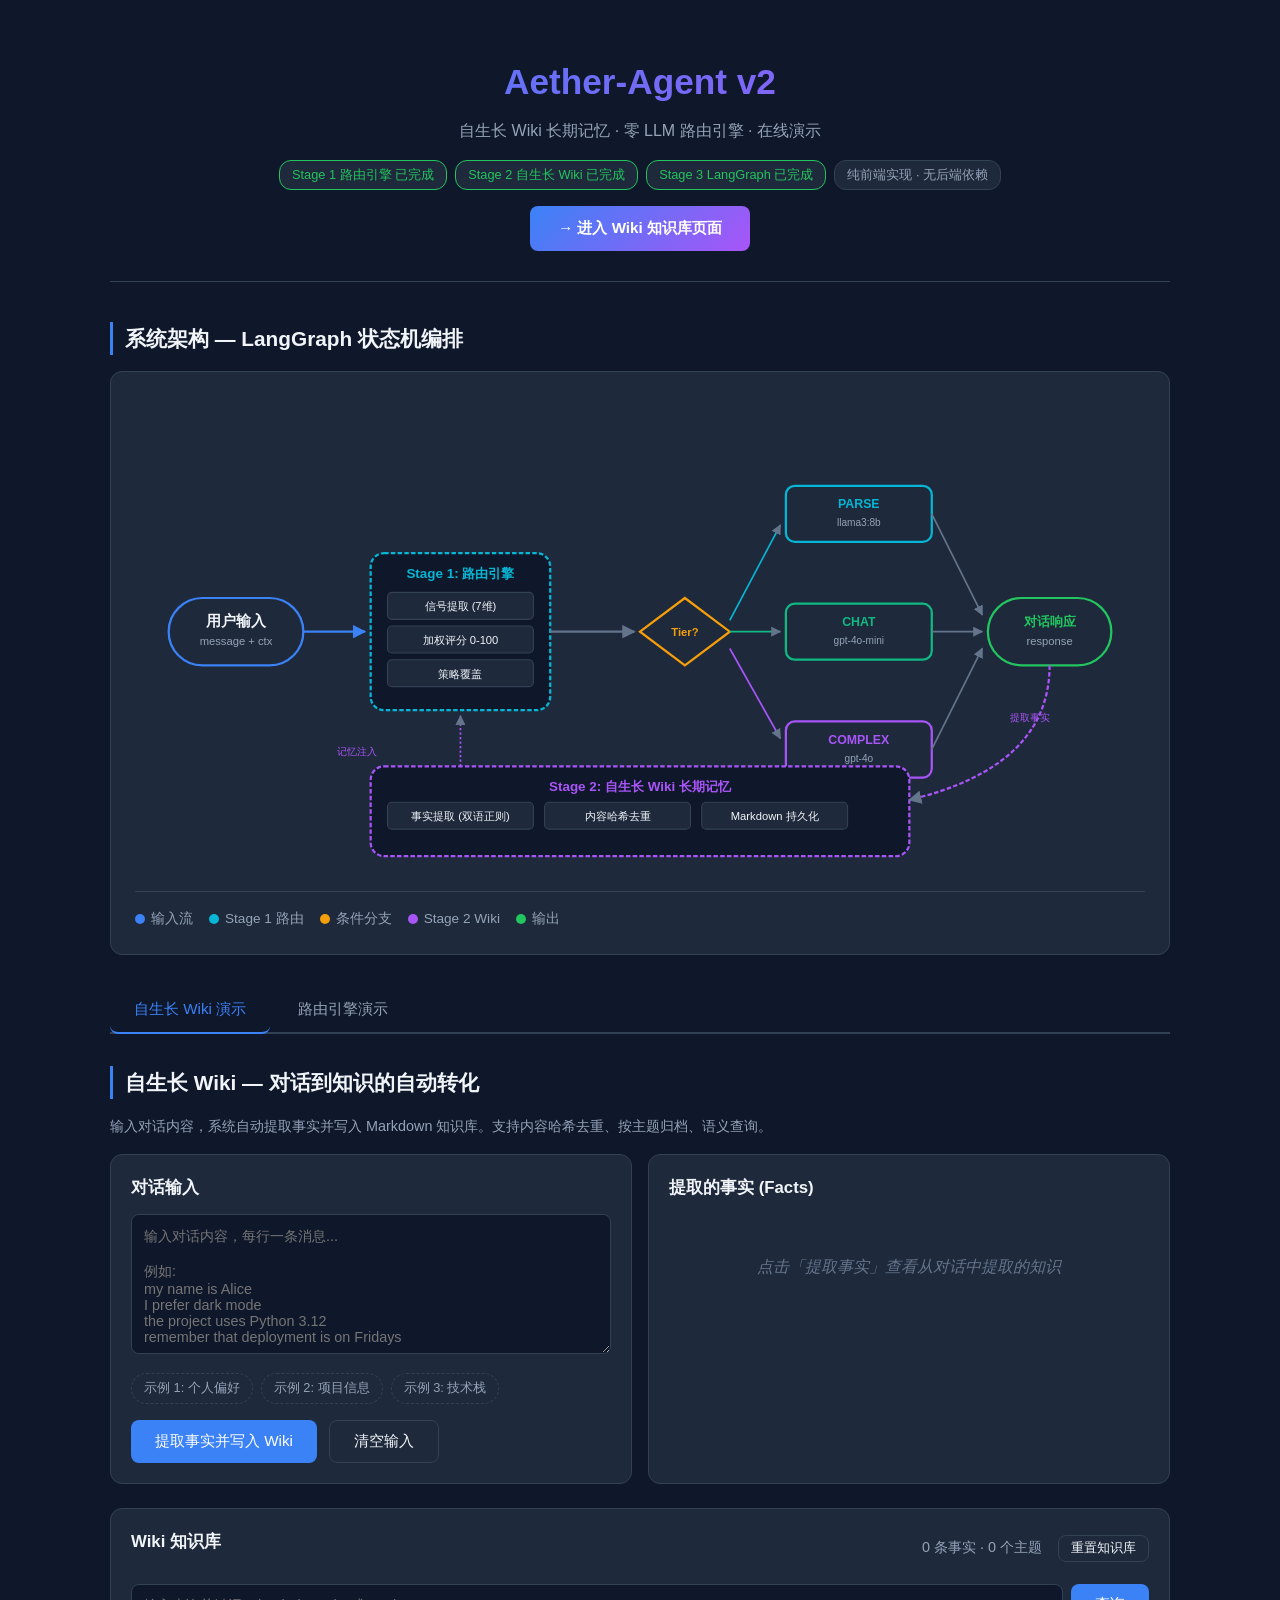
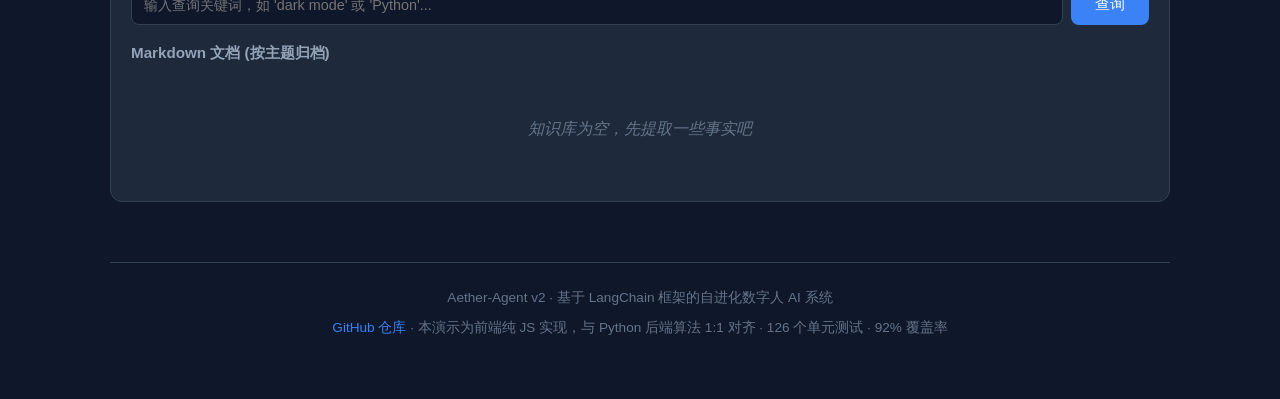
<file: demo/index.html>
<!DOCTYPE html>
<html lang="zh-CN">
<head>
  <meta charset="UTF-8">
  <meta name="viewport" content="width=device-width, initial-scale=1.0">
  <title>Aether-Agent v2 — 自生长 Wiki + 路由引擎演示</title>
  <meta name="description" content="零 LLM 路由引擎 + 自生长 Wiki 长期记忆系统在线演示">
  <link rel="stylesheet" href="css/styles.css">
</head>
<body>
  <div class="container">

    <!-- ========== Header ========== -->
    <header>
      <h1>Aether-Agent v2</h1>
      <p class="subtitle">自生长 Wiki 长期记忆 · 零 LLM 路由引擎 · 在线演示</p>
      <div class="badges">
        <span class="badge stage-done">Stage 1 路由引擎 已完成</span>
        <span class="badge stage-done">Stage 2 自生长 Wiki 已完成</span>
        <span class="badge stage-done">Stage 3 LangGraph 已完成</span>
        <span class="badge">纯前端实现 · 无后端依赖</span>
      </div>
      <div style="margin-top: 16px;">
        <a href="wiki.html" style="display: inline-block; padding: 10px 28px; background: linear-gradient(135deg, #3b82f6 0%, #a855f7 100%); color: white; text-decoration: none; border-radius: 8px; font-weight: 600; font-size: 0.95rem;">→ 进入 Wiki 知识库页面</a>
      </div>
    </header>

    <!-- ========== 系统架构图 (LangGraph 状态机) ========== -->
    <section>
      <h2>系统架构 — LangGraph 状态机编排</h2>
      <div class="architecture">
        <div class="graph-canvas">
          <svg viewBox="0 0 900 420" class="graph-svg" xmlns="http://www.w3.org/2000/svg">
            <defs>
              <marker id="arrow" viewBox="0 0 10 10" refX="9" refY="5"
                      markerWidth="6" markerHeight="6" orient="auto-start-reverse">
                <path d="M 0 0 L 10 5 L 0 10 z" fill="#64748b"/>
              </marker>
              <marker id="arrow-accent" viewBox="0 0 10 10" refX="9" refY="5"
                      markerWidth="6" markerHeight="6" orient="auto-start-reverse">
                <path d="M 0 0 L 10 5 L 0 10 z" fill="#3b82f6"/>
              </marker>
            </defs>

            <!-- 用户输入 -->
            <g class="graph-node input-node">
              <rect x="30" y="180" width="120" height="60" rx="30" fill="#1e293b" stroke="#3b82f6" stroke-width="2"/>
              <text x="90" y="205" text-anchor="middle" fill="#f1f5f9" font-size="13" font-weight="600">用户输入</text>
              <text x="90" y="222" text-anchor="middle" fill="#94a3b8" font-size="10">message + ctx</text>
            </g>

            <!-- 路由引擎 (Stage 1) -->
            <g class="graph-node">
              <rect x="210" y="140" width="160" height="140" rx="12" fill="#0f172a" stroke="#06b6d4" stroke-width="2" stroke-dasharray="4 2"/>
              <text x="290" y="162" text-anchor="middle" fill="#06b6d4" font-size="12" font-weight="600">Stage 1: 路由引擎</text>
              <rect x="225" y="175" width="130" height="24" rx="4" fill="#1e293b" stroke="#334155"/>
              <text x="290" y="191" text-anchor="middle" fill="#f1f5f9" font-size="10">信号提取 (7维)</text>
              <rect x="225" y="205" width="130" height="24" rx="4" fill="#1e293b" stroke="#334155"/>
              <text x="290" y="221" text-anchor="middle" fill="#f1f5f9" font-size="10">加权评分 0-100</text>
              <rect x="225" y="235" width="130" height="24" rx="4" fill="#1e293b" stroke="#334155"/>
              <text x="290" y="251" text-anchor="middle" fill="#f1f5f9" font-size="10">策略覆盖</text>
            </g>

            <!-- 条件分支 -->
            <g class="graph-node decision-node">
              <polygon points="450,210 490,180 530,210 490,240" fill="#1e293b" stroke="#f59e0b" stroke-width="2"/>
              <text x="490" y="214" text-anchor="middle" fill="#f59e0b" font-size="10" font-weight="600">Tier?</text>
            </g>

            <!-- 三个模型层级 -->
            <g class="graph-node">
              <rect x="580" y="80" width="130" height="50" rx="8" fill="#1e293b" stroke="#06b6d4" stroke-width="2"/>
              <text x="645" y="100" text-anchor="middle" fill="#06b6d4" font-size="11" font-weight="600">PARSE</text>
              <text x="645" y="116" text-anchor="middle" fill="#94a3b8" font-size="9">llama3:8b</text>
            </g>
            <g class="graph-node">
              <rect x="580" y="185" width="130" height="50" rx="8" fill="#1e293b" stroke="#10b981" stroke-width="2"/>
              <text x="645" y="205" text-anchor="middle" fill="#10b981" font-size="11" font-weight="600">CHAT</text>
              <text x="645" y="221" text-anchor="middle" fill="#94a3b8" font-size="9">gpt-4o-mini</text>
            </g>
            <g class="graph-node">
              <rect x="580" y="290" width="130" height="50" rx="8" fill="#1e293b" stroke="#a855f7" stroke-width="2"/>
              <text x="645" y="310" text-anchor="middle" fill="#a855f7" font-size="11" font-weight="600">COMPLEX</text>
              <text x="645" y="326" text-anchor="middle" fill="#94a3b8" font-size="9">gpt-4o</text>
            </g>

            <!-- 对话响应 -->
            <g class="graph-node">
              <rect x="760" y="180" width="110" height="60" rx="30" fill="#1e293b" stroke="#22c55e" stroke-width="2"/>
              <text x="815" y="205" text-anchor="middle" fill="#22c55e" font-size="12" font-weight="600">对话响应</text>
              <text x="815" y="222" text-anchor="middle" fill="#94a3b8" font-size="10">response</text>
            </g>

            <!-- Stage 2: Wiki 长期记忆 -->
            <g class="graph-node wiki-node">
              <rect x="210" y="330" width="480" height="80" rx="12" fill="#0f172a" stroke="#a855f7" stroke-width="2" stroke-dasharray="4 2"/>
              <text x="450" y="352" text-anchor="middle" fill="#a855f7" font-size="12" font-weight="600">Stage 2: 自生长 Wiki 长期记忆</text>
              <rect x="225" y="362" width="130" height="24" rx="4" fill="#1e293b" stroke="#334155"/>
              <text x="290" y="378" text-anchor="middle" fill="#f1f5f9" font-size="10">事实提取 (双语正则)</text>
              <rect x="365" y="362" width="130" height="24" rx="4" fill="#1e293b" stroke="#334155"/>
              <text x="430" y="378" text-anchor="middle" fill="#f1f5f9" font-size="10">内容哈希去重</text>
              <rect x="505" y="362" width="130" height="24" rx="4" fill="#1e293b" stroke="#334155"/>
              <text x="570" y="378" text-anchor="middle" fill="#f1f5f9" font-size="10">Markdown 持久化</text>
            </g>

            <!-- 连线 -->
            <line x1="150" y1="210" x2="205" y2="210" stroke="#3b82f6" stroke-width="2" marker-end="url(#arrow-accent)"/>
            <line x1="370" y1="210" x2="445" y2="210" stroke="#64748b" stroke-width="2" marker-end="url(#arrow)"/>
            <line x1="530" y1="200" x2="575" y2="115" stroke="#06b6d4" stroke-width="1.5" marker-end="url(#arrow)"/>
            <line x1="530" y1="210" x2="575" y2="210" stroke="#10b981" stroke-width="1.5" marker-end="url(#arrow)"/>
            <line x1="530" y1="225" x2="575" y2="305" stroke="#a855f7" stroke-width="1.5" marker-end="url(#arrow)"/>
            <line x1="710" y1="105" x2="755" y2="195" stroke="#64748b" stroke-width="1.5" marker-end="url(#arrow)"/>
            <line x1="710" y1="210" x2="755" y2="210" stroke="#64748b" stroke-width="1.5" marker-end="url(#arrow)"/>
            <line x1="710" y1="315" x2="755" y2="225" stroke="#64748b" stroke-width="1.5" marker-end="url(#arrow)"/>

            <!-- 响应 -> Wiki 提取 -->
            <path d="M 815 240 Q 815 330 690 360" fill="none" stroke="#a855f7" stroke-width="2" stroke-dasharray="4 2" marker-end="url(#arrow)"/>
            <text x="780" y="290" fill="#a855f7" font-size="9">提取事实</text>

            <!-- Wiki -> 路由 (记忆注入) -->
            <path d="M 290 330 Q 290 290 290 285" fill="none" stroke="#a855f7" stroke-width="1.5" stroke-dasharray="2 2" marker-end="url(#arrow)"/>
            <text x="180" y="320" fill="#a855f7" font-size="9">记忆注入</text>
          </svg>
        </div>
        <div class="graph-legend">
          <span class="legend-item"><span class="legend-dot" style="background:#3b82f6"></span>输入流</span>
          <span class="legend-item"><span class="legend-dot" style="background:#06b6d4"></span>Stage 1 路由</span>
          <span class="legend-item"><span class="legend-dot" style="background:#f59e0b"></span>条件分支</span>
          <span class="legend-item"><span class="legend-dot" style="background:#a855f7"></span>Stage 2 Wiki</span>
          <span class="legend-item"><span class="legend-dot" style="background:#22c55e"></span>输出</span>
        </div>
      </div>
    </section>

    <!-- ========== Tab 切换 ========== -->
    <section>
      <div class="tab-bar">
        <button class="tab-btn active" data-tab="wiki">自生长 Wiki 演示</button>
        <button class="tab-btn" data-tab="routing">路由引擎演示</button>
      </div>
    </section>

    <!-- ========== Tab 1: Wiki 自生长记忆演示 ========== -->
    <section id="tab-wiki" class="tab-content active">
      <h2>自生长 Wiki — 对话到知识的自动转化</h2>
      <p class="section-desc">输入对话内容，系统自动提取事实并写入 Markdown 知识库。支持内容哈希去重、按主题归档、语义查询。</p>

      <div class="wiki-grid">
        <!-- 左侧: 对话输入 + 提取 -->
        <div class="wiki-panel">
          <h3>对话输入</h3>
          <textarea id="wiki-input" placeholder="输入对话内容，每行一条消息...&#10;&#10;例如:&#10;my name is Alice&#10;I prefer dark mode&#10;the project uses Python 3.12&#10;remember that deployment is on Fridays"></textarea>

          <div class="wiki-examples">
            <button class="example-btn" data-wiki="my name is Alice&#10;I prefer dark mode&#10;I use Python 3.12&#10;the project uses FastAPI">示例 1: 个人偏好</button>
            <button class="example-btn" data-wiki="我叫张三&#10;I prefer VS Code&#10;the project is a web service&#10;remember that API rate limit is 100/min">示例 2: 项目信息</button>
            <button class="example-btn" data-wiki="I love TypeScript&#10;the project uses Docker&#10;I work with Kubernetes&#10;remember that backups run at 3am">示例 3: 技术栈</button>
          </div>

          <div class="button-row">
            <button class="primary" id="wiki-extract-btn">提取事实并写入 Wiki</button>
            <button class="secondary" id="wiki-clear-btn">清空输入</button>
          </div>
        </div>

        <!-- 右侧: 提取结果 -->
        <div class="wiki-panel">
          <h3>提取的事实 (Facts)</h3>
          <div id="wiki-facts-result" class="wiki-result-area">
            <div class="result-empty">点击「提取事实」查看从对话中提取的知识</div>
          </div>
        </div>
      </div>

      <!-- Wiki 知识库浏览 -->
      <div class="wiki-browser">
        <div class="wiki-browser-header">
          <h3>Wiki 知识库</h3>
          <div class="wiki-stats">
            <span id="wiki-fact-count">0</span> 条事实 ·
            <span id="wiki-subject-count">0</span> 个主题
            <button class="secondary small-btn" id="wiki-reset-btn">重置知识库</button>
          </div>
        </div>

        <div class="wiki-query-row">
          <input type="text" id="wiki-query-input" placeholder="输入查询关键词，如 'dark mode' 或 'Python'...">
          <button class="primary" id="wiki-query-btn">查询</button>
        </div>

        <div id="wiki-query-result" class="wiki-query-result"></div>

        <div class="wiki-docs-section">
          <h4>Markdown 文档 (按主题归档)</h4>
          <div id="wiki-docs" class="wiki-docs-grid">
            <div class="result-empty">知识库为空，先提取一些事实吧</div>
          </div>
        </div>
      </div>
    </section>

    <!-- ========== Tab 2: 路由引擎演示 ========== -->
    <section id="tab-routing" class="tab-content">
      <h2>路由引擎 — 零 LLM 模型选择</h2>
      <p class="section-desc">输入消息，系统通过 7 维信号提取 + 加权评分自动选择最合适的模型层级。</p>

      <div class="input-card">
        <textarea id="message-input" placeholder="输入一条消息，看看路由引擎如何决策...&#10;&#10;例如：translate this to english&#10;或者：请分析并对比 Redis 令牌桶和滑动窗口限流器的权衡"></textarea>

        <div class="examples">
          <button class="example-btn" data-msg="translate this to english">翻译命令 → PARSE</button>
          <button class="example-btn" data-msg="hello, how are you today?">闲聊问候 → CHAT</button>
          <button class="example-btn" data-msg="Please analyze and compare the trade-offs between a Redis token bucket and a sliding window rate limiter. Walk through the design step by step.">深度分析 → COMPLEX</button>
          <button class="example-btn" data-msg="fix this bug" data-task-type="coding" data-phase="implementation">编码任务+策略 → COMPLEX</button>
        </div>

        <div class="context-grid">
          <label>
            <span>任务类型</span>
            <select id="task-type">
              <option value="">— 无 —</option>
              <option value="coding">coding</option>
              <option value="support">support</option>
              <option value="general">general</option>
            </select>
          </label>
          <label>
            <span>项目阶段</span>
            <select id="project-phase">
              <option value="">— 无 —</option>
              <option value="planning">planning</option>
              <option value="implementation">implementation</option>
            </select>
          </label>
          <label>
            <span>用户角色</span>
            <select id="user-role">
              <option value="">— 无 —</option>
              <option value="engineer">engineer</option>
              <option value="analyst">analyst</option>
            </select>
          </label>
        </div>

        <div class="button-row">
          <button class="primary" id="route-btn">路由分析</button>
          <button class="secondary" id="clear-btn">清空</button>
        </div>
      </div>

      <div class="result-card" id="result-card">
        <div class="result-empty">输入消息并点击「路由分析」查看决策结果</div>
      </div>
    </section>

    <!-- ========== Footer ========== -->
    <footer>
      <p>Aether-Agent v2 · 基于 LangChain 框架的自进化数字人 AI 系统</p>
      <p style="margin-top: 8px;">
        <a href="https://github.com/entropy-reverser/Aether-Agent" target="_blank" rel="noopener">GitHub 仓库</a>
        · 本演示为前端纯 JS 实现，与 Python 后端算法 1:1 对齐
        · 126 个单元测试 · 92% 覆盖率
      </p>
    </footer>

  </div>

  <script src="js/routing-engine.js"></script>
  <script>
    const $ = (id) => document.getElementById(id);
    const Aether = window.AetherEngine;
    const wikiStore = new Aether.WikiStore();

    // ========== Tab 切换 ==========
    document.querySelectorAll(".tab-btn").forEach((btn) => {
      btn.addEventListener("click", () => {
        document.querySelectorAll(".tab-btn").forEach((b) => b.classList.remove("active"));
        document.querySelectorAll(".tab-content").forEach((c) => c.classList.remove("active"));
        btn.classList.add("active");
        $("tab-" + btn.dataset.tab).classList.add("active");
      });
    });

    // ========== Wiki Demo ==========
    const wikiInput = $("wiki-input");
    const wikiFactsResult = $("wiki-facts-result");

    document.querySelectorAll("[data-wiki]").forEach((btn) => {
      btn.addEventListener("click", () => {
        wikiInput.value = btn.dataset.wiki.replace(/&#10;/g, "\n");
      });
    });

    $("wiki-extract-btn").addEventListener("click", () => {
      const text = wikiInput.value.trim();
      if (!text) { alert("请输入对话内容"); return; }
      const turns = text.split("\n").map((t) => t.trim()).filter(Boolean);
      const facts = Aether.extractFromTurns(turns, 0.7);
      const added = wikiStore.addFacts(facts);

      // 渲染提取结果
      if (facts.length === 0) {
        wikiFactsResult.innerHTML = '<div class="result-empty">未提取到事实 — 尝试包含 "my name is", "I prefer", "the project uses" 等模式</div>';
      } else {
        wikiFactsResult.innerHTML = `
          <div class="extract-summary">提取到 <strong>${facts.length}</strong> 条事实，新增 <strong>${added}</strong> 条（${facts.length - added} 条重复去重）</div>
          <div class="facts-list">
            ${facts.map((f) => `
              <div class="fact-item ${wikiStore.listFacts().some((x) => x.id === f.id) ? "new" : "dup"}">
                <div class="fact-header">
                  <span class="fact-subject">${f.subject}</span>
                  <span class="fact-predicate">${f.predicate}</span>
                  <span class="fact-confidence">${(f.confidence * 100).toFixed(0)}%</span>
                </div>
                <div class="fact-object">${f.object}</div>
                <div class="fact-id">id: ${f.id}</div>
              </div>
            `).join("")}
          </div>
        `;
      }
      refreshWikiBrowser();
    });

    $("wiki-clear-btn").addEventListener("click", () => {
      wikiInput.value = "";
      wikiFactsResult.innerHTML = '<div class="result-empty">点击「提取事实」查看从对话中提取的知识</div>';
    });

    $("wiki-query-btn").addEventListener("click", () => {
      const q = $("wiki-query-input").value.trim();
      if (!q) return;
      const results = wikiStore.query(q, 10);
      const container = $("wiki-query-result");
      if (results.length === 0) {
        container.innerHTML = '<div class="result-empty">无匹配结果</div>';
      } else {
        container.innerHTML = `
          <div class="query-summary">找到 <strong>${results.length}</strong> 条相关事实</div>
          <div class="query-list">
            ${results.map((r) => `
              <div class="query-hit">
                <div class="hit-score-bar" style="width: ${r.score * 100}%"></div>
                <div class="hit-content">
                  <span class="hit-subject">${r.fact.subject}</span>
                  <span class="hit-predicate">${r.fact.predicate}:</span>
                  <span class="hit-object">${r.fact.object}</span>
                  <span class="hit-score">${r.score.toFixed(3)}</span>
                </div>
              </div>
            `).join("")}
          </div>
        `;
      }
    });

    $("wiki-query-input").addEventListener("keydown", (e) => {
      if (e.key === "Enter") $("wiki-query-btn").click();
    });

    $("wiki-reset-btn").addEventListener("click", () => {
      if (confirm("确定清空所有 Wiki 知识库？")) {
        wikiStore.clear();
        refreshWikiBrowser();
        $("wiki-query-result").innerHTML = "";
        wikiFactsResult.innerHTML = '<div class="result-empty">知识库已清空</div>';
      }
    });

    function refreshWikiBrowser() {
      $("wiki-fact-count").textContent = wikiStore.count();
      $("wiki-subject-count").textContent = wikiStore.listSubjects().length;
      const docs = wikiStore.exportMarkdown();
      const docsContainer = $("wiki-docs");
      const subjects = Object.keys(docs);
      if (subjects.length === 0) {
        docsContainer.innerHTML = '<div class="result-empty">知识库为空，先提取一些事实吧</div>';
      } else {
        docsContainer.innerHTML = subjects.map((name) => `
          <div class="wiki-doc-card">
            <div class="doc-header">
              <span class="doc-name">${name}.md</span>
              <span class="doc-fact-count">${wikiStore.listFacts(name).length} facts</span>
            </div>
            <pre class="doc-content">${docs[name].replace(/</g, "&lt;")}</pre>
          </div>
        `).join("");
      }
    }

    refreshWikiBrowser();

    // ========== Routing Demo ==========
    const messageInput = $("message-input");

    document.querySelectorAll("[data-msg]").forEach((btn) => {
      btn.addEventListener("click", () => {
        messageInput.value = btn.dataset.msg;
        if (btn.dataset.taskType) $("task-type").value = btn.dataset.taskType;
        if (btn.dataset.phase) $("project-phase").value = btn.dataset.phase;
      });
    });

    $("clear-btn").addEventListener("click", () => {
      messageInput.value = "";
      $("task-type").value = "";
      $("project-phase").value = "";
      $("user-role").value = "";
      $("result-card").innerHTML = '<div class="result-empty">输入消息并点击「路由分析」查看决策结果</div>';
    });

    $("route-btn").addEventListener("click", () => {
      const message = messageInput.value.trim();
      if (!message) { alert("请输入消息内容"); return; }
      const ctx = {
        taskType: $("task-type").value || null,
        projectPhase: $("project-phase").value || null,
        userRole: $("user-role").value || null,
      };
      try {
        const decision = Aether.route(message, ctx);
        renderRoutingResult(decision, message);
      } catch (err) {
        $("result-card").innerHTML = `<div class="result-empty" style="color: var(--danger);">错误: ${err.message}</div>`;
      }
    });

    messageInput.addEventListener("keydown", (e) => {
      if (e.key === "Enter" && (e.ctrlKey || e.metaKey)) $("route-btn").click();
    });

    function renderRoutingResult(decision, originalMessage) {
      const tier = decision.tier;
      const overrideTag = decision.overridden ? '<span class="override-tag">策略覆盖</span>' : "";
      const signalsRows = decision.signalResults.map((s) => {
        const weight = Aether.SIGNAL_WEIGHTS[s.name] || 0;
        const weightedPts = (s.contribution * weight).toFixed(4);
        const barClass = s.contribution > 0 ? "contrib-positive" : s.contribution < 0 ? "contrib-negative" : "contrib-zero";
        const barWidth = Math.min(60, Math.abs(s.contribution) * 60);
        const sign = s.contribution > 0 ? "+" : "";
        return `<tr>
          <td><code>${s.name}</code></td>
          <td>${s.raw}</td>
          <td><span class="contrib-bar ${barClass}" style="width: ${barWidth}px"></span>${sign}${s.contribution.toFixed(3)}</td>
          <td>${weight.toFixed(2)}</td>
          <td>${weightedPts}</td>
          <td style="color: var(--text-muted); font-size: 0.8rem;">${s.note}</td>
        </tr>`;
      }).join("");
      const auditLines = decision.auditReasons.map((r) => `<div class="line">${r}</div>`).join("");

      $("result-card").innerHTML = `
        <div class="result-header">
          <span class="tier-badge ${tier.name}"><span class="tier-dot"></span>${tier.name} · ${tier.label}</span>
          ${overrideTag}
          <div class="result-meta">
            <span>分数: <strong>${decision.score.toFixed(1)}</strong>/100</span>
            <span>模型: <strong>${decision.model}</strong></span>
          </div>
        </div>
        <table class="signals-table">
          <thead><tr><th>信号</th><th>原始值</th><th>贡献值</th><th>权重</th><th>加权分</th><th>说明</th></tr></thead>
          <tbody>${signalsRows}</tbody>
        </table>
        <div class="audit-trail">
          <div style="color: var(--text-muted); margin-bottom: 4px; font-size: 0.8rem;">审计追踪:</div>
          ${auditLines}
        </div>
        <div class="feedback-row">
          <span>这个路由决策是否合理?</span>
          <button class="feedback-btn up" id="fb-up">👍 合理</button>
          <button class="feedback-btn down" id="fb-down">👎 不合理</button>
          <span class="feedback-msg" id="fb-msg"></span>
        </div>
      `;

      const fbMsg = $("fb-msg");
      $("fb-up").addEventListener("click", () => {
        Aether.recordFeedback(originalMessage, true);
        fbMsg.textContent = "已记录正向反馈";
        fbMsg.style.color = "var(--success)";
        $("fb-up").disabled = true; $("fb-down").disabled = true;
      });
      $("fb-down").addEventListener("click", () => {
        Aether.recordFeedback(originalMessage, false);
        fbMsg.textContent = "已记录负向反馈";
        fbMsg.style.color = "var(--danger)";
        $("fb-up").disabled = true; $("fb-down").disabled = true;
      });
    }
  </script>
</body>
</html>
</file>
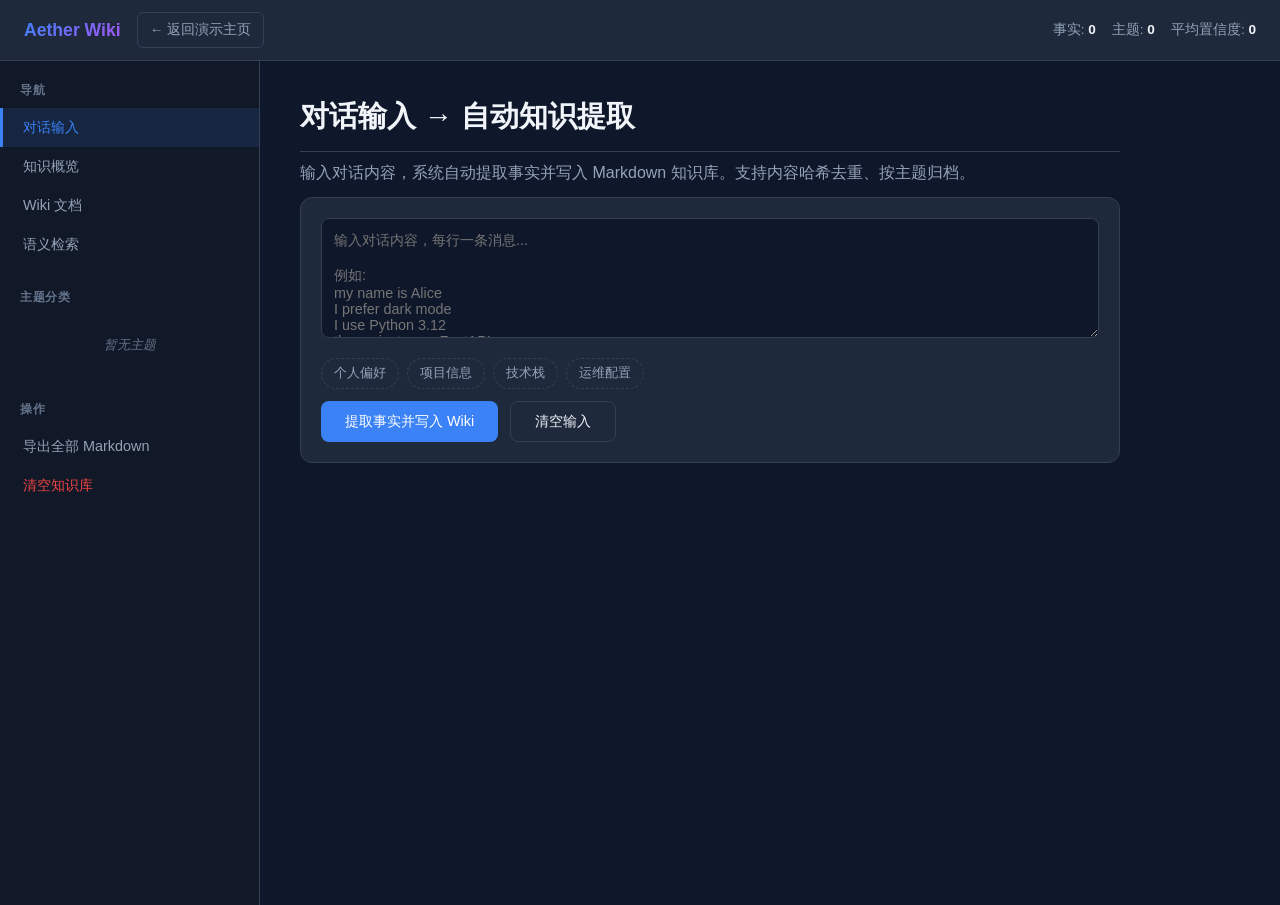
<file: demo/wiki.html>
<!DOCTYPE html>
<html lang="zh-CN">
<head>
  <meta charset="UTF-8">
  <meta name="viewport" content="width=device-width, initial-scale=1.0">
  <title>Aether-Agent v2 — Wiki 知识库</title>
  <meta name="description" content="自生长 Wiki 知识库 — 对话自动提取、Markdown 持久化、语义检索">
  <link rel="stylesheet" href="css/wiki.css">
</head>
<body>

  <!-- ========== 顶部导航 ========== -->
  <nav class="topbar">
    <div class="topbar-left">
      <span class="topbar-logo">Aether Wiki</span>
      <a href="index.html" class="topbar-back">← 返回演示主页</a>
    </div>
    <div class="topbar-stats">
      <span>事实: <strong id="stat-facts">0</strong></span>
      <span>主题: <strong id="stat-subjects">0</strong></span>
      <span>平均置信度: <strong id="stat-confidence">0</strong></span>
    </div>
  </nav>

  <!-- ========== 主布局 ========== -->
  <div class="wiki-layout">

    <!-- ========== 侧边栏 ========== -->
    <aside class="wiki-sidebar">
      <div class="sidebar-section">
        <div class="sidebar-title">导航</div>
        <a class="sidebar-link active" data-nav="input">对话输入</a>
        <a class="sidebar-link" data-nav="overview">知识概览</a>
        <a class="sidebar-link" data-nav="docs">Wiki 文档</a>
        <a class="sidebar-link" data-nav="search">语义检索</a>
      </div>
      <div class="sidebar-section">
        <div class="sidebar-title">主题分类</div>
        <div id="sidebar-subjects">
          <div class="empty-state" style="padding: 20px; font-size: 0.8rem;">暂无主题</div>
        </div>
      </div>
      <div class="sidebar-section">
        <div class="sidebar-title">操作</div>
        <a class="sidebar-link" id="btn-export">导出全部 Markdown</a>
        <a class="sidebar-link" id="btn-clear" style="color: var(--danger);">清空知识库</a>
      </div>
    </aside>

    <!-- ========== 内容区 ========== -->
    <main class="wiki-content">

      <!-- ========== Section: 对话输入 ========== -->
      <section id="sec-input">
        <h1>对话输入 → 自动知识提取</h1>
        <p>输入对话内容，系统自动提取事实并写入 Markdown 知识库。支持内容哈希去重、按主题归档。</p>

        <div class="input-panel">
          <textarea id="dialogue-input" placeholder="输入对话内容，每行一条消息...

例如:
my name is Alice
I prefer dark mode
I use Python 3.12
the project uses FastAPI
remember that deployment is on Fridays
the project is a microservice
we adopt Kubernetes
api rate limit is 100 per minute"></textarea>

          <div class="examples-row">
            <button class="example-btn" data-example="personal">个人偏好</button>
            <button class="example-btn" data-example="project">项目信息</button>
            <button class="example-btn" data-example="tech">技术栈</button>
            <button class="example-btn" data-example="ops">运维配置</button>
          </div>

          <div class="btn-row">
            <button class="primary" id="btn-extract">提取事实并写入 Wiki</button>
            <button class="secondary" id="btn-clear-input">清空输入</button>
          </div>
        </div>

        <div id="extract-result" class="extract-result"></div>
      </section>

      <!-- ========== Section: 知识概览 ========== -->
      <section id="sec-overview" style="display: none;">
        <h1>知识库概览</h1>
        <p>自生长 Wiki 的当前状态统计。</p>

        <div class="stats-grid" id="stats-grid">
          <div class="stat-card"><div class="stat-value" id="ov-facts">0</div><div class="stat-label">事实总数</div></div>
          <div class="stat-card"><div class="stat-value" id="ov-subjects">0</div><div class="stat-label">主题数</div></div>
          <div class="stat-card"><div class="stat-value" id="ov-conf">0</div><div class="stat-label">平均置信度</div></div>
          <div class="stat-card"><div class="stat-value" id="ov-manual">0</div><div class="stat-label">手动添加</div></div>
          <div class="stat-card"><div class="stat-value" id="ov-extracted">0</div><div class="stat-label">自动提取</div></div>
        </div>

        <h2>主题分布</h2>
        <div id="subject-distribution"></div>

        <h2>最近添加</h2>
        <div id="recent-facts"></div>
      </section>

      <!-- ========== Section: Wiki 文档 ========== -->
      <section id="sec-docs" style="display: none;">
        <h1><span class="doc-icon">📄</span> Wiki 文档 (Markdown)</h1>
        <p>每个主题一个 Markdown 文档，人类可读、Git 友好。向量索引为派生产物，可随时从 Markdown 重建。</p>

        <div id="docs-container">
          <div class="empty-state">知识库为空，先在「对话输入」中提取一些事实</div>
        </div>
      </section>

      <!-- ========== Section: 语义检索 ========== -->
      <section id="sec-search" style="display: none;">
        <h1>语义检索</h1>
        <p>输入查询关键词，系统通过子串匹配 (1.0) + Jaccard 词重叠 (0..1) 进行相关性排序。</p>

        <div class="search-bar">
          <input type="text" id="search-input" placeholder="输入查询，如 'dark mode' 或 'Python'...">
          <button class="wiki" id="btn-search">搜索</button>
        </div>

        <div id="search-results" class="search-results"></div>
      </section>

    </main>
  </div>

  <script src="js/wiki-engine.js"></script>
  <script>
    "use strict";
    var Wiki = AetherWiki;
    var store = new Wiki.WikiStore();
    var $ = function (id) { return document.getElementById(id); };

    // ========== 示例数据 ==========
    var EXAMPLES = {
      personal: "my name is Alice\nI prefer dark mode\nI love TypeScript\nI use VS Code\nremember that my timezone is Asia/Shanghai",
      project: "the project uses Python 3.12\nthe project is a microservice\nthe project targets high availability\nwe adopt FastAPI as the web framework\ndeployment is on Kubernetes",
      tech: "I work with Rust and Go\nthe project uses Redis for caching\nI develop in Neovim\nwe adopt LangChain for LLM orchestration\nremember that the vector database is ChromaDB",
      ops: "api rate limit is 100 per minute\ndeployment is on Fridays\nremember that backups run at 3am\nthe project uses Docker for containerization\nwe choose GitHub Actions for CI/CD",
    };

    // ========== 侧边栏导航 ==========
    document.querySelectorAll("[data-nav]").forEach(function (link) {
      link.addEventListener("click", function () {
        document.querySelectorAll("[data-nav]").forEach(function (l) { l.classList.remove("active"); });
        link.classList.add("active");
        var target = link.dataset.nav;
        ["input", "overview", "docs", "search"].forEach(function (s) {
          $("sec-" + s).style.display = (s === target) ? "block" : "none";
        });
        if (target === "overview") renderOverview();
        if (target === "docs") renderDocs();
      });
    });

    // ========== 示例按钮 ==========
    document.querySelectorAll("[data-example]").forEach(function (btn) {
      btn.addEventListener("click", function () {
        $("dialogue-input").value = EXAMPLES[btn.dataset.example];
      });
    });

    // ========== 提取事实 ==========
    $("btn-extract").addEventListener("click", function () {
      var text = $("dialogue-input").value.trim();
      if (!text) { alert("请输入对话内容"); return; }
      var turns = text.split("\n").map(function (t) { return t.trim(); }).filter(Boolean);
      var facts = Wiki.extractFromTurns(turns, 0.7);
      var added = store.addFacts(facts);
      renderExtractResult(facts, added);
      refreshAll();
    });

    $("btn-clear-input").addEventListener("click", function () {
      $("dialogue-input").value = "";
      $("extract-result").innerHTML = "";
    });

    function renderExtractResult(facts, added) {
      var container = $("extract-result");
      if (facts.length === 0) {
        container.innerHTML = '<div class="empty-state">未提取到事实 — 尝试包含 "my name is", "I prefer", "the project uses" 等模式</div>';
        return;
      }
      var html = '<div class="extract-summary">提取到 <strong>' + facts.length + '</strong> 条事实，新增 <strong>' + added + '</strong> 条 (' + (facts.length - added) + ' 条重复去重)</div>';
      html += '<div class="fact-list">';
      facts.forEach(function (f) {
        var isNew = store.listFacts().some(function (x) { return x.id === f.id; });
        html += '<div class="fact-card ' + (isNew ? "" : "dup") + '">';
        html += '<div class="fact-meta">';
        html += '<span class="fact-subject">' + f.subject + '</span>';
        html += '<span class="fact-predicate">' + f.predicate + '</span>';
        html += '<span class="fact-confidence">' + (f.confidence * 100).toFixed(0) + '%</span>';
        html += '</div>';
        html += '<div class="fact-value">' + escapeHtml(f.object) + '</div>';
        html += '<div class="fact-hash">id: ' + f.id + ' · source: ' + f.source + '</div>';
        html += '</div>';
      });
      html += '</div>';
      container.innerHTML = html;
    }

    // ========== 知识概览 ==========
    function renderOverview() {
      var facts = store.listFacts();
      var s = Wiki.stats(facts);
      $("ov-facts").textContent = s.factCount;
      $("ov-subjects").textContent = s.subjectCount;
      $("ov-conf").textContent = s.avgConfidence;
      $("ov-manual").textContent = s.sources.manual || 0;
      $("ov-extracted").textContent = (s.sources.extracted || 0) + (s.sources.parsed || 0);

      // 主题分布
      var distHtml = "";
      Object.keys(s.subjects).forEach(function (subj) {
        var count = s.subjects[subj];
        var pct = s.factCount > 0 ? (count / s.factCount * 100).toFixed(0) : 0;
        distHtml += '<div style="margin-bottom: 8px;">';
        distHtml += '<div style="display: flex; justify-content: space-between; margin-bottom: 2px;">';
        distHtml += '<span style="font-size: 0.9rem;">' + subj + '</span>';
        distHtml += '<span style="font-size: 0.85rem; color: var(--text-muted);">' + count + ' (' + pct + '%)</span>';
        distHtml += '</div>';
        distHtml += '<div style="height: 6px; background: var(--bg-input); border-radius: 3px; overflow: hidden;">';
        distHtml += '<div style="height: 100%; width: ' + pct + '%; background: var(--accent);"></div>';
        distHtml += '</div></div>';
      });
      $("subject-distribution").innerHTML = distHtml || '<div class="empty-state">暂无数据</div>';

      // 最近添加
      var recent = Wiki.sortByTime(facts).slice(0, 5);
      var recentHtml = "";
      recent.forEach(function (f) {
        var time = new Date(f.created_at * 1000).toLocaleString("zh-CN");
        recentHtml += '<div class="fact-card">';
        recentHtml += '<div class="fact-meta">';
        recentHtml += '<span class="fact-subject">' + f.subject + '</span>';
        recentHtml += '<span class="fact-predicate">' + f.predicate + '</span>';
        recentHtml += '<span class="fact-confidence">' + time + '</span>';
        recentHtml += '</div>';
        recentHtml += '<div class="fact-value">' + escapeHtml(f.object) + '</div>';
        recentHtml += '</div>';
      });
      $("recent-facts").innerHTML = recentHtml || '<div class="empty-state">暂无数据</div>';
    }

    // ========== Wiki 文档展示 ==========
    function renderDocs() {
      var docs = store.exportMarkdown();
      var subjects = Object.keys(docs);
      var container = $("docs-container");
      if (subjects.length === 0) {
        container.innerHTML = '<div class="empty-state">知识库为空，先在「对话输入」中提取一些事实</div>';
        return;
      }
      var html = "";
      subjects.forEach(function (name) {
        var factCount = store.listFacts(name).length;
        html += '<div class="doc-card">';
        html += '<div class="doc-header">';
        html += '<span class="doc-name">' + name + '.md</span>';
        html += '<div class="doc-meta"><span>' + factCount + ' facts</span></div>';
        html += '</div>';
        html += '<div class="doc-body">' + highlightMarkdown(docs[name]) + '</div>';
        html += '</div>';
      });
      container.innerHTML = html;
    }

    function highlightMarkdown(md) {
      var escaped = escapeHtml(md);
      // 标题
      escaped = escaped.replace(/^# (.+)$/gm, '<span class="md-h1"># $1</span>');
      // 列表项
      escaped = escaped.replace(/^- (.+)$/gm, '<span class="md-bullet">-</span> $1');
      // 键值对 (predicate: object)
      escaped = escaped.replace(/^(\s*)(\w+):/gm, '$1<span class="md-key">$2</span>:');
      // 标签 [tag1, tag2]
      escaped = escaped.replace(/(\[[^\]]+\])/g, '<span class="md-tag">$1</span>');
      return escaped;
    }

    // ========== 搜索 ==========
    $("btn-search").addEventListener("click", doSearch);
    $("search-input").addEventListener("keydown", function (e) {
      if (e.key === "Enter") doSearch();
    });

    function doSearch() {
      var q = $("search-input").value.trim();
      if (!q) return;
      var results = store.query(q, 20);
      var container = $("search-results");
      if (results.length === 0) {
        container.innerHTML = '<div class="empty-state">无匹配结果</div>';
        return;
      }
      var html = '<div class="extract-summary">找到 <strong>' + results.length + '</strong> 条相关事实</div>';
      results.forEach(function (r) {
        html += '<div class="search-hit">';
        html += '<div class="hit-score-bar" style="width: ' + (r.score * 100) + '%"></div>';
        html += '<div class="hit-content">';
        html += '<span class="hit-subject">' + r.fact.subject + '</span>';
        html += '<span class="hit-predicate">' + r.fact.predicate + ':</span>';
        html += '<span class="hit-object">' + escapeHtml(r.fact.object) + '</span>';
        html += '<span class="hit-score">' + r.score.toFixed(3) + '</span>';
        html += '</div></div>';
      });
      container.innerHTML = html;
    }

    // ========== 导出 ==========
    $("btn-export").addEventListener("click", function () {
      var docs = store.exportMarkdown();
      var subjects = Object.keys(docs);
      if (subjects.length === 0) { alert("知识库为空"); return; }
      var blob = new Blob([subjects.map(function (s) {
        return "=== " + s + ".md ===\n" + docs[s];
      }).join("\n\n")], { type: "text/markdown" });
      var url = URL.createObjectURL(blob);
      var a = document.createElement("a");
      a.href = url;
      a.download = "aether-wiki-export.md";
      a.click();
      URL.revokeObjectURL(url);
    });

    // ========== 清空 ==========
    $("btn-clear").addEventListener("click", function () {
      if (confirm("确定清空所有 Wiki 知识库？此操作不可撤销。")) {
        store.clear();
        refreshAll();
        $("extract-result").innerHTML = "";
        $("search-results").innerHTML = "";
      }
    });

    // ========== 工具函数 ==========
    function escapeHtml(s) {
      return s.replace(/&/g, "&amp;").replace(/</g, "&lt;").replace(/>/g, "&gt;");
    }

    function refreshAll() {
      var facts = store.listFacts();
      var s = Wiki.stats(facts);
      $("stat-facts").textContent = s.factCount;
      $("stat-subjects").textContent = s.subjectCount;
      $("stat-confidence").textContent = s.avgConfidence;
      // 侧边栏主题列表
      var subjects = store.listSubjects();
      var sidebarHtml = "";
      subjects.forEach(function (subj) {
        var count = store.listFacts(subj).length;
        sidebarHtml += '<a class="sidebar-link" data-subject="' + subj + '">' + subj + '<span class="count">' + count + '</span></a>';
      });
      $("sidebar-subjects").innerHTML = sidebarHtml || '<div class="empty-state" style="padding: 20px; font-size: 0.8rem;">暂无主题</div>';
      // 如果当前在 docs 或 overview 视图, 刷新
      var activeNav = document.querySelector("[data-nav].active");
      if (activeNav) {
        var target = activeNav.dataset.nav;
        if (target === "docs") renderDocs();
        if (target === "overview") renderOverview();
      }
    }

    // 初始化
    refreshAll();
  </script>
</body>
</html>
</file>
<file: demo/css/styles.css>
/* Aether-Agent v2 Demo — 样式表 */

:root {
  --bg-primary: #0f172a;
  --bg-secondary: #1e293b;
  --bg-card: #1e293b;
  --bg-input: #0f172a;
  --border: #334155;
  --text-primary: #f1f5f9;
  --text-secondary: #94a3b8;
  --text-muted: #64748b;
  --accent: #3b82f6;
  --accent-hover: #2563eb;
  --parse-color: #06b6d4;
  --chat-color: #10b981;
  --complex-color: #a855f7;
  --success: #22c55e;
  --warning: #f59e0b;
  --danger: #ef4444;
  --code-bg: #0f172a;
}

* { margin: 0; padding: 0; box-sizing: border-box; }

body {
  font-family: -apple-system, BlinkMacSystemFont, "Segoe UI", "PingFang SC", "Hiragino Sans GB", "Microsoft YaHei", sans-serif;
  background: var(--bg-primary);
  color: var(--text-primary);
  line-height: 1.6;
  min-height: 100vh;
}

.container { max-width: 1100px; margin: 0 auto; padding: 24px 20px 60px; }

/* ========== Header ========== */
header { text-align: center; margin-bottom: 40px; padding: 30px 0; border-bottom: 1px solid var(--border); }
header h1 {
  font-size: 2.2rem; font-weight: 700;
  background: linear-gradient(135deg, #3b82f6 0%, #a855f7 100%);
  -webkit-background-clip: text; -webkit-text-fill-color: transparent; background-clip: text;
  margin-bottom: 8px;
}
header .subtitle { color: var(--text-secondary); font-size: 1rem; }
header .badges { margin-top: 16px; display: flex; justify-content: center; gap: 8px; flex-wrap: wrap; }
.badge {
  display: inline-block; padding: 4px 12px; background: var(--bg-secondary);
  border: 1px solid var(--border); border-radius: 12px; font-size: 0.8rem; color: var(--text-secondary);
}
.badge.stage-done { color: var(--success); border-color: var(--success); }
.badge.stage-wip { color: var(--warning); border-color: var(--warning); }

/* ========== Section ========== */
section { margin-bottom: 32px; }
section h2 { font-size: 1.3rem; margin-bottom: 16px; padding-left: 12px; border-left: 3px solid var(--accent); }
section h3 { font-size: 1.05rem; margin-bottom: 12px; color: var(--text-primary); }
section h4 { font-size: 0.95rem; margin: 16px 0 10px; color: var(--text-secondary); }
.section-desc { color: var(--text-secondary); font-size: 0.9rem; margin-bottom: 16px; }

/* ========== 架构图 ========== */
.architecture { background: var(--bg-card); border: 1px solid var(--border); border-radius: 12px; padding: 24px; }
.graph-canvas { overflow-x: auto; }
.graph-svg { width: 100%; min-width: 700px; height: auto; }
.graph-legend { display: flex; gap: 16px; flex-wrap: wrap; margin-top: 16px; padding-top: 16px; border-top: 1px solid var(--border); }
.legend-item { display: flex; align-items: center; gap: 6px; font-size: 0.85rem; color: var(--text-secondary); }
.legend-dot { width: 10px; height: 10px; border-radius: 50%; }

/* ========== Tab 切换 ========== */
.tab-bar { display: flex; gap: 4px; border-bottom: 2px solid var(--border); }
.tab-btn {
  padding: 12px 24px; background: transparent; border: none; color: var(--text-secondary);
  font-size: 0.95rem; cursor: pointer; border-bottom: 2px solid transparent; margin-bottom: -2px;
  transition: all 0.2s; font-family: inherit;
}
.tab-btn:hover { color: var(--text-primary); }
.tab-btn.active { color: var(--accent); border-bottom-color: var(--accent); }
.tab-content { display: none; }
.tab-content.active { display: block; }

/* ========== Wiki Demo ========== */
.wiki-grid { display: grid; grid-template-columns: 1fr 1fr; gap: 16px; margin-bottom: 24px; }
.wiki-panel { background: var(--bg-card); border: 1px solid var(--border); border-radius: 12px; padding: 20px; }
.wiki-panel textarea {
  width: 100%; min-height: 140px; background: var(--bg-input); border: 1px solid var(--border);
  border-radius: 8px; padding: 12px; color: var(--text-primary); font-family: inherit; font-size: 0.9rem;
  resize: vertical;
}
.wiki-panel textarea:focus { outline: none; border-color: var(--accent); }
.wiki-examples { display: flex; gap: 8px; flex-wrap: wrap; margin: 12px 0; }
.wiki-result-area { min-height: 140px; max-height: 400px; overflow-y: auto; }
.extract-summary { padding: 8px 12px; background: rgba(59, 130, 246, 0.1); border-radius: 6px; margin-bottom: 12px; font-size: 0.9rem; }
.facts-list { display: flex; flex-direction: column; gap: 8px; }
.fact-item {
  padding: 10px 12px; border-radius: 8px; border: 1px solid var(--border); background: var(--bg-input);
}
.fact-item.new { border-left: 3px solid var(--success); }
.fact-item.dup { border-left: 3px solid var(--text-muted); opacity: 0.7; }
.fact-header { display: flex; gap: 8px; align-items: center; margin-bottom: 4px; flex-wrap: wrap; }
.fact-subject { background: var(--accent); color: white; padding: 2px 8px; border-radius: 4px; font-size: 0.75rem; font-weight: 600; }
.fact-predicate { color: var(--text-secondary); font-size: 0.85rem; font-style: italic; }
.fact-confidence { margin-left: auto; color: var(--warning); font-size: 0.75rem; }
.fact-object { color: var(--text-primary); font-size: 0.95rem; }
.fact-id { color: var(--text-muted); font-size: 0.7rem; font-family: monospace; margin-top: 4px; }

/* Wiki 浏览器 */
.wiki-browser { background: var(--bg-card); border: 1px solid var(--border); border-radius: 12px; padding: 20px; }
.wiki-browser-header { display: flex; justify-content: space-between; align-items: center; margin-bottom: 16px; flex-wrap: wrap; gap: 12px; }
.wiki-stats { color: var(--text-secondary); font-size: 0.9rem; }
.small-btn { padding: 4px 12px; font-size: 0.8rem; margin-left: 12px; }
.wiki-query-row { display: flex; gap: 8px; margin-bottom: 16px; }
.wiki-query-row input {
  flex: 1; background: var(--bg-input); border: 1px solid var(--border); border-radius: 8px;
  padding: 10px 12px; color: var(--text-primary); font-size: 0.9rem;
}
.wiki-query-row input:focus { outline: none; border-color: var(--accent); }
.wiki-query-result { margin-bottom: 16px; }
.query-summary { padding: 6px 12px; background: rgba(168, 85, 247, 0.1); border-radius: 6px; margin-bottom: 8px; font-size: 0.85rem; }
.query-list { display: flex; flex-direction: column; gap: 6px; }
.query-hit { position: relative; padding: 8px 12px; background: var(--bg-input); border-radius: 6px; overflow: hidden; }
.hit-score-bar { position: absolute; top: 0; left: 0; height: 3px; background: var(--complex-color); }
.hit-content { display: flex; gap: 6px; align-items: center; flex-wrap: wrap; font-size: 0.85rem; }
.hit-subject { background: var(--accent); color: white; padding: 1px 6px; border-radius: 3px; font-size: 0.7rem; }
.hit-predicate { color: var(--text-secondary); }
.hit-object { color: var(--text-primary); }
.hit-score { margin-left: auto; color: var(--complex-color); font-family: monospace; font-size: 0.8rem; }

.wiki-docs-grid { display: grid; grid-template-columns: repeat(auto-fit, minmax(280px, 1fr)); gap: 12px; }
.wiki-doc-card { background: var(--bg-input); border: 1px solid var(--border); border-radius: 8px; overflow: hidden; }
.doc-header { display: flex; justify-content: space-between; padding: 8px 12px; background: var(--bg-secondary); border-bottom: 1px solid var(--border); }
.doc-name { font-family: monospace; color: var(--complex-color); font-size: 0.85rem; }
.doc-fact-count { color: var(--text-muted); font-size: 0.75rem; }
.doc-content { padding: 12px; font-family: "SF Mono", Monaco, monospace; font-size: 0.8rem; color: var(--text-secondary); white-space: pre-wrap; word-break: break-word; max-height: 200px; overflow-y: auto; }

/* ========== 输入区 (路由 demo) ========== */
.input-card { background: var(--bg-card); border: 1px solid var(--border); border-radius: 12px; padding: 20px; }
textarea#message-input {
  width: 100%; min-height: 100px; background: var(--bg-input); border: 1px solid var(--border);
  border-radius: 8px; padding: 12px; color: var(--text-primary); font-family: inherit; font-size: 0.95rem; resize: vertical;
}
textarea#message-input:focus { outline: none; border-color: var(--accent); }
.context-grid { display: grid; grid-template-columns: repeat(auto-fit, minmax(180px, 1fr)); gap: 12px; margin-top: 16px; }
.context-grid label { display: block; }
.context-grid label span { display: block; font-size: 0.8rem; color: var(--text-secondary); margin-bottom: 4px; }
.context-grid select {
  width: 100%; background: var(--bg-input); border: 1px solid var(--border); border-radius: 6px;
  padding: 8px; color: var(--text-primary); font-size: 0.9rem; cursor: pointer;
}
.context-grid select:focus { outline: none; border-color: var(--accent); }
.button-row { display: flex; gap: 12px; margin-top: 16px; flex-wrap: wrap; }
button {
  padding: 10px 24px; border: none; border-radius: 8px; font-size: 0.95rem; font-weight: 500;
  cursor: pointer; transition: all 0.2s; font-family: inherit;
}
button.primary { background: var(--accent); color: white; }
button.primary:hover { background: var(--accent-hover); }
button.secondary { background: var(--bg-secondary); color: var(--text-primary); border: 1px solid var(--border); }
button.secondary:hover { border-color: var(--accent); }
button:disabled { opacity: 0.5; cursor: not-allowed; }

.examples { display: flex; gap: 8px; flex-wrap: wrap; margin-top: 12px; }
.example-btn {
  padding: 6px 12px; background: transparent; border: 1px dashed var(--border); border-radius: 16px;
  color: var(--text-secondary); font-size: 0.8rem; cursor: pointer; transition: all 0.2s;
}
.example-btn:hover { border-color: var(--accent); color: var(--accent); }

/* ========== 结果展示 ========== */
.result-card { background: var(--bg-card); border: 1px solid var(--border); border-radius: 12px; padding: 20px; min-height: 120px; }
.result-empty { text-align: center; color: var(--text-muted); padding: 40px 0; font-style: italic; }
.result-header { display: flex; align-items: center; gap: 16px; padding-bottom: 16px; border-bottom: 1px solid var(--border); margin-bottom: 16px; flex-wrap: wrap; }
.tier-badge { display: inline-flex; align-items: center; gap: 6px; padding: 6px 14px; border-radius: 20px; font-weight: 600; font-size: 0.9rem; color: white; }
.tier-badge.PARSE { background: var(--parse-color); }
.tier-badge.CHAT { background: var(--chat-color); }
.tier-badge.COMPLEX { background: var(--complex-color); }
.tier-dot { width: 8px; height: 8px; border-radius: 50%; background: white; }
.result-meta { display: flex; gap: 20px; flex-wrap: wrap; font-size: 0.9rem; color: var(--text-secondary); }
.result-meta strong { color: var(--text-primary); }
.override-tag { display: inline-block; padding: 2px 8px; background: rgba(245, 158, 11, 0.15); color: var(--warning); border: 1px solid var(--warning); border-radius: 4px; font-size: 0.75rem; margin-left: 8px; }

/* ========== 信号分解表 ========== */
.signals-table { width: 100%; border-collapse: collapse; margin-top: 16px; }
.signals-table th, .signals-table td { padding: 10px 12px; text-align: left; border-bottom: 1px solid var(--border); font-size: 0.9rem; }
.signals-table th { color: var(--text-secondary); font-weight: 500; font-size: 0.8rem; text-transform: uppercase; letter-spacing: 0.5px; }
.contrib-bar { display: inline-block; height: 6px; border-radius: 3px; vertical-align: middle; margin-right: 8px; }
.contrib-positive { background: var(--success); }
.contrib-negative { background: var(--danger); }
.contrib-zero { background: var(--text-muted); }

/* ========== 审计追踪 ========== */
.audit-trail { margin-top: 16px; padding: 12px; background: var(--code-bg); border-radius: 8px; font-family: "SF Mono", Monaco, "Cascadia Code", "Roboto Mono", monospace; font-size: 0.85rem; }
.audit-trail .line { padding: 2px 0; color: var(--text-secondary); }
.audit-trail .line::before { content: "→ "; color: var(--accent); }

/* ========== 反馈区 ========== */
.feedback-row { display: flex; gap: 12px; margin-top: 16px; align-items: center; }
.feedback-row span { color: var(--text-secondary); font-size: 0.9rem; }
button.feedback-btn { padding: 8px 16px; font-size: 0.9rem; }
button.feedback-btn.up { background: rgba(34, 197, 94, 0.15); color: var(--success); border: 1px solid var(--success); }
button.feedback-btn.down { background: rgba(239, 68, 68, 0.15); color: var(--danger); border: 1px solid var(--danger); }
button.feedback-btn.up:hover:not(:disabled) { background: rgba(34, 197, 94, 0.3); }
button.feedback-btn.down:hover:not(:disabled) { background: rgba(239, 68, 68, 0.3); }
.feedback-msg { font-size: 0.85rem; color: var(--text-secondary); margin-left: 8px; }

/* ========== Footer ========== */
footer { text-align: center; margin-top: 60px; padding-top: 24px; border-top: 1px solid var(--border); color: var(--text-muted); font-size: 0.85rem; }
footer a { color: var(--accent); text-decoration: none; }
footer a:hover { text-decoration: underline; }

/* ========== 响应式 ========== */
@media (max-width: 768px) {
  .wiki-grid { grid-template-columns: 1fr; }
  .wiki-docs-grid { grid-template-columns: 1fr; }
}
@media (max-width: 640px) {
  header h1 { font-size: 1.6rem; }
  .result-meta { flex-direction: column; gap: 4px; }
  .tab-btn { padding: 10px 16px; font-size: 0.85rem; }
}
</file>
<file: demo/css/wiki.css>
/* Aether-Agent v2 — Wiki 独立页样式 */

:root {
  --bg-primary: #0f172a;
  --bg-secondary: #1e293b;
  --bg-card: #1e293b;
  --bg-input: #0f172a;
  --bg-sidebar: #111827;
  --border: #334155;
  --text-primary: #f1f5f9;
  --text-secondary: #94a3b8;
  --text-muted: #64748b;
  --accent: #3b82f6;
  --accent-hover: #2563eb;
  --wiki-color: #a855f7;
  --success: #22c55e;
  --warning: #f59e0b;
  --danger: #ef4444;
  --code-bg: #0f172a;
}

* { margin: 0; padding: 0; box-sizing: border-box; }

body {
  font-family: -apple-system, BlinkMacSystemFont, "Segoe UI", "PingFang SC", "Hiragino Sans GB", "Microsoft YaHei", sans-serif;
  background: var(--bg-primary);
  color: var(--text-primary);
  line-height: 1.6;
  min-height: 100vh;
}

/* ========== 顶部导航 ========== */
.topbar {
  display: flex;
  align-items: center;
  justify-content: space-between;
  padding: 12px 24px;
  background: var(--bg-secondary);
  border-bottom: 1px solid var(--border);
  position: sticky;
  top: 0;
  z-index: 100;
}

.topbar-left { display: flex; align-items: center; gap: 16px; }

.topbar-logo {
  font-size: 1.1rem;
  font-weight: 700;
  background: linear-gradient(135deg, #3b82f6 0%, #a855f7 100%);
  -webkit-background-clip: text;
  -webkit-text-fill-color: transparent;
  background-clip: text;
}

.topbar-back {
  color: var(--text-secondary);
  text-decoration: none;
  font-size: 0.85rem;
  padding: 6px 12px;
  border: 1px solid var(--border);
  border-radius: 6px;
  transition: all 0.2s;
}
.topbar-back:hover { border-color: var(--accent); color: var(--accent); }

.topbar-stats { display: flex; gap: 16px; font-size: 0.85rem; color: var(--text-secondary); }
.topbar-stats strong { color: var(--text-primary); }

/* ========== 主布局: 侧边栏 + 内容区 ========== */
.wiki-layout {
  display: grid;
  grid-template-columns: 260px 1fr;
  min-height: calc(100vh - 56px);
}

/* ========== 侧边栏 ========== */
.wiki-sidebar {
  background: var(--bg-sidebar);
  border-right: 1px solid var(--border);
  padding: 20px 0;
  overflow-y: auto;
  position: sticky;
  top: 56px;
  height: calc(100vh - 56px);
}

.sidebar-section { margin-bottom: 24px; }

.sidebar-title {
  padding: 0 20px 8px;
  font-size: 0.75rem;
  text-transform: uppercase;
  letter-spacing: 0.5px;
  color: var(--text-muted);
  font-weight: 600;
}

.sidebar-link {
  display: flex;
  align-items: center;
  gap: 8px;
  padding: 8px 20px;
  color: var(--text-secondary);
  text-decoration: none;
  font-size: 0.9rem;
  cursor: pointer;
  transition: all 0.15s;
  border-left: 3px solid transparent;
}

.sidebar-link:hover { background: rgba(59, 130, 246, 0.08); color: var(--text-primary); }
.sidebar-link.active { background: rgba(59, 130, 246, 0.12); color: var(--accent); border-left-color: var(--accent); }
.sidebar-link .count { margin-left: auto; font-size: 0.75rem; color: var(--text-muted); }

/* ========== 内容区 ========== */
.wiki-content { padding: 32px 40px; max-width: 900px; }

.wiki-content h1 {
  font-size: 1.8rem;
  margin-bottom: 8px;
  padding-bottom: 12px;
  border-bottom: 1px solid var(--border);
}

.wiki-content h2 {
  font-size: 1.3rem;
  margin: 24px 0 12px;
  padding-left: 12px;
  border-left: 3px solid var(--accent);
}

.wiki-content h3 {
  font-size: 1.05rem;
  margin: 16px 0 8px;
  color: var(--text-primary);
}

.wiki-content p { margin-bottom: 12px; color: var(--text-secondary); }

/* ========== 对话输入面板 ========== */
.input-panel {
  background: var(--bg-card);
  border: 1px solid var(--border);
  border-radius: 12px;
  padding: 20px;
  margin-bottom: 24px;
}

.input-panel h2 { border: none; padding: 0; margin-bottom: 12px; }

.input-panel textarea {
  width: 100%;
  min-height: 120px;
  background: var(--bg-input);
  border: 1px solid var(--border);
  border-radius: 8px;
  padding: 12px;
  color: var(--text-primary);
  font-family: inherit;
  font-size: 0.9rem;
  resize: vertical;
}
.input-panel textarea:focus { outline: none; border-color: var(--accent); }

.examples-row { display: flex; gap: 8px; flex-wrap: wrap; margin: 12px 0; }
.example-btn {
  padding: 6px 12px;
  background: transparent;
  border: 1px dashed var(--border);
  border-radius: 16px;
  color: var(--text-secondary);
  font-size: 0.8rem;
  cursor: pointer;
  transition: all 0.2s;
}
.example-btn:hover { border-color: var(--accent); color: var(--accent); }

.btn-row { display: flex; gap: 12px; flex-wrap: wrap; }
button {
  padding: 10px 24px;
  border: none;
  border-radius: 8px;
  font-size: 0.9rem;
  font-weight: 500;
  cursor: pointer;
  transition: all 0.2s;
  font-family: inherit;
}
button.primary { background: var(--accent); color: white; }
button.primary:hover { background: var(--accent-hover); }
button.secondary { background: var(--bg-secondary); color: var(--text-primary); border: 1px solid var(--border); }
button.secondary:hover { border-color: var(--accent); }
button.wiki { background: var(--wiki-color); color: white; }
button.wiki:hover { background: #9333ea; }
button.danger { background: rgba(239, 68, 68, 0.15); color: var(--danger); border: 1px solid var(--danger); }

/* ========== 提取结果 ========== */
.extract-result { margin-top: 16px; }
.extract-summary {
  padding: 8px 12px;
  background: rgba(59, 130, 246, 0.1);
  border-radius: 6px;
  margin-bottom: 12px;
  font-size: 0.9rem;
}
.fact-list { display: flex; flex-direction: column; gap: 8px; }
.fact-card {
  padding: 10px 14px;
  border: 1px solid var(--border);
  border-radius: 8px;
  background: var(--bg-input);
  border-left: 3px solid var(--success);
}
.fact-card.dup { border-left-color: var(--text-muted); opacity: 0.6; }
.fact-meta { display: flex; gap: 8px; align-items: center; margin-bottom: 4px; flex-wrap: wrap; }
.fact-subject {
  background: var(--accent);
  color: white;
  padding: 2px 8px;
  border-radius: 4px;
  font-size: 0.75rem;
  font-weight: 600;
}
.fact-predicate { color: var(--text-secondary); font-size: 0.85rem; font-style: italic; }
.fact-confidence { margin-left: auto; color: var(--warning); font-size: 0.75rem; }
.fact-value { color: var(--text-primary); font-size: 0.95rem; }
.fact-hash { color: var(--text-muted); font-size: 0.7rem; font-family: monospace; margin-top: 2px; }

/* ========== 知识统计卡片 ========== */
.stats-grid {
  display: grid;
  grid-template-columns: repeat(auto-fit, minmax(140px, 1fr));
  gap: 12px;
  margin-bottom: 24px;
}
.stat-card {
  background: var(--bg-card);
  border: 1px solid var(--border);
  border-radius: 8px;
  padding: 16px;
  text-align: center;
}
.stat-value { font-size: 1.6rem; font-weight: 700; color: var(--accent); }
.stat-label { font-size: 0.8rem; color: var(--text-secondary); margin-top: 4px; }

/* ========== Wiki 文档展示 ========== */
.wiki-doc-section { margin-bottom: 32px; }
.wiki-doc-section h2 { display: flex; align-items: center; gap: 8px; }
.doc-icon { color: var(--wiki-color); }

.doc-card {
  background: var(--bg-card);
  border: 1px solid var(--border);
  border-radius: 8px;
  overflow: hidden;
  margin-bottom: 16px;
}

.doc-header {
  display: flex;
  justify-content: space-between;
  align-items: center;
  padding: 10px 16px;
  background: var(--bg-secondary);
  border-bottom: 1px solid var(--border);
}

.doc-name {
  font-family: "SF Mono", Monaco, monospace;
  color: var(--wiki-color);
  font-size: 0.9rem;
  font-weight: 600;
}

.doc-meta { display: flex; gap: 12px; font-size: 0.75rem; color: var(--text-muted); }

.doc-body {
  padding: 16px;
  font-family: "SF Mono", Monaco, "Cascadia Code", monospace;
  font-size: 0.85rem;
  color: var(--text-secondary);
  white-space: pre-wrap;
  word-break: break-word;
  line-height: 1.7;
}

/* Markdown 语法高亮 (简单版) */
.doc-body .md-h1 { color: var(--wiki-color); font-weight: 700; }
.doc-body .md-bullet { color: var(--accent); }
.doc-body .md-key { color: var(--success); }
.doc-body .md-tag { color: var(--warning); }

/* ========== 搜索栏 ========== */
.search-bar {
  display: flex;
  gap: 8px;
  margin-bottom: 20px;
}
.search-bar input {
  flex: 1;
  background: var(--bg-input);
  border: 1px solid var(--border);
  border-radius: 8px;
  padding: 10px 14px;
  color: var(--text-primary);
  font-size: 0.9rem;
}
.search-bar input:focus { outline: none; border-color: var(--accent); }

.search-results { margin-bottom: 24px; }
.search-hit {
  position: relative;
  padding: 10px 14px;
  background: var(--bg-input);
  border-radius: 6px;
  overflow: hidden;
  margin-bottom: 6px;
}
.hit-score-bar {
  position: absolute;
  top: 0;
  left: 0;
  height: 3px;
  background: var(--wiki-color);
}
.hit-content { display: flex; gap: 6px; align-items: center; flex-wrap: wrap; font-size: 0.85rem; }
.hit-subject { background: var(--accent); color: white; padding: 1px 6px; border-radius: 3px; font-size: 0.7rem; }
.hit-predicate { color: var(--text-secondary); }
.hit-object { color: var(--text-primary); }
.hit-score { margin-left: auto; color: var(--wiki-color); font-family: monospace; font-size: 0.8rem; }

/* ========== 空状态 ========== */
.empty-state {
  text-align: center;
  color: var(--text-muted);
  padding: 60px 20px;
  font-style: italic;
}

/* ========== 响应式 ========== */
@media (max-width: 768px) {
  .wiki-layout { grid-template-columns: 1fr; }
  .wiki-sidebar { position: relative; top: 0; height: auto; border-right: none; border-bottom: 1px solid var(--border); }
  .wiki-content { padding: 20px; }
}
</file>
